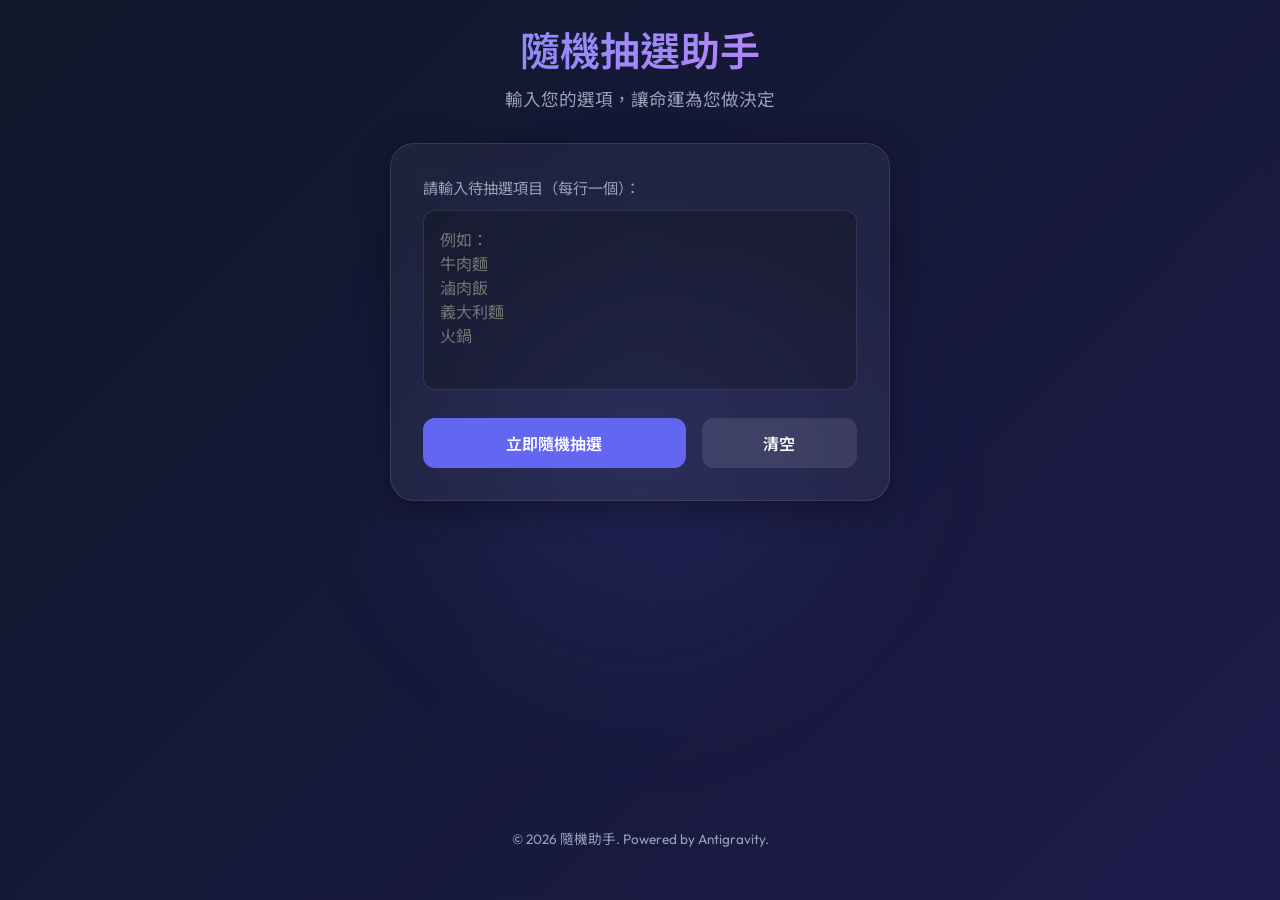
<file: index.html>
<!DOCTYPE html>
<html lang="zh-TW">

<head>
    <meta charset="UTF-8">
    <meta name="viewport" content="width=device-width, initial-scale=1.0">
    <title>隨機抽選助手 - 快速、公平、簡單</title>
    <meta name="description" content="一個現代化的隨機抽選工具，支援多行文字輸入，一鍵隨機選出結果。適合活動抽獎、午餐決定或任何隨機決策。">
    <link rel="preconnect" href="https://fonts.googleapis.com">
    <link rel="preconnect" href="https://fonts.gstatic.com" crossorigin>
    <link
        href="https://fonts.googleapis.com/css2?family=Outfit:wght@300;400;600&family=Noto+Sans+TC:wght@300;400;700&display=swap"
        rel="stylesheet">
    <link rel="stylesheet" href="style.css">
</head>

<body>
    <div class="background-glow"></div>

    <main class="container">
        <header>
            <h1>隨機抽選助手</h1>
            <p class="subtitle">輸入您的選項，讓命運為您做決定</p>
        </header>

        <section class="card">
            <div class="input-group">
                <label for="items-input">請輸入待抽選項目（每行一個）：</label>
                <textarea id="items-input" placeholder="例如：
牛肉麵
滷肉飯
義大利麵
火鍋"></textarea>
            </div>

            <div class="controls">
                <button id="pick-btn" class="btn btn-primary">
                    <span class="btn-text">立即隨機抽選</span>
                </button>
                <button id="clear-btn" class="btn btn-secondary">清空</button>
            </div>
        </section>

        <section id="result-section" class="result-card hidden">
            <div class="result-header">抽選結果</div>
            <div id="result-display" class="result-text"></div>
            <button id="retry-btn" class="btn btn-outline">再次抽選</button>
        </section>
    </main>

    <footer>
        <p>&copy; 2026 隨機助手. Powered by Antigravity.</p>
    </footer>

    <script src="script.js"></script>
</body>

</html>
</file>
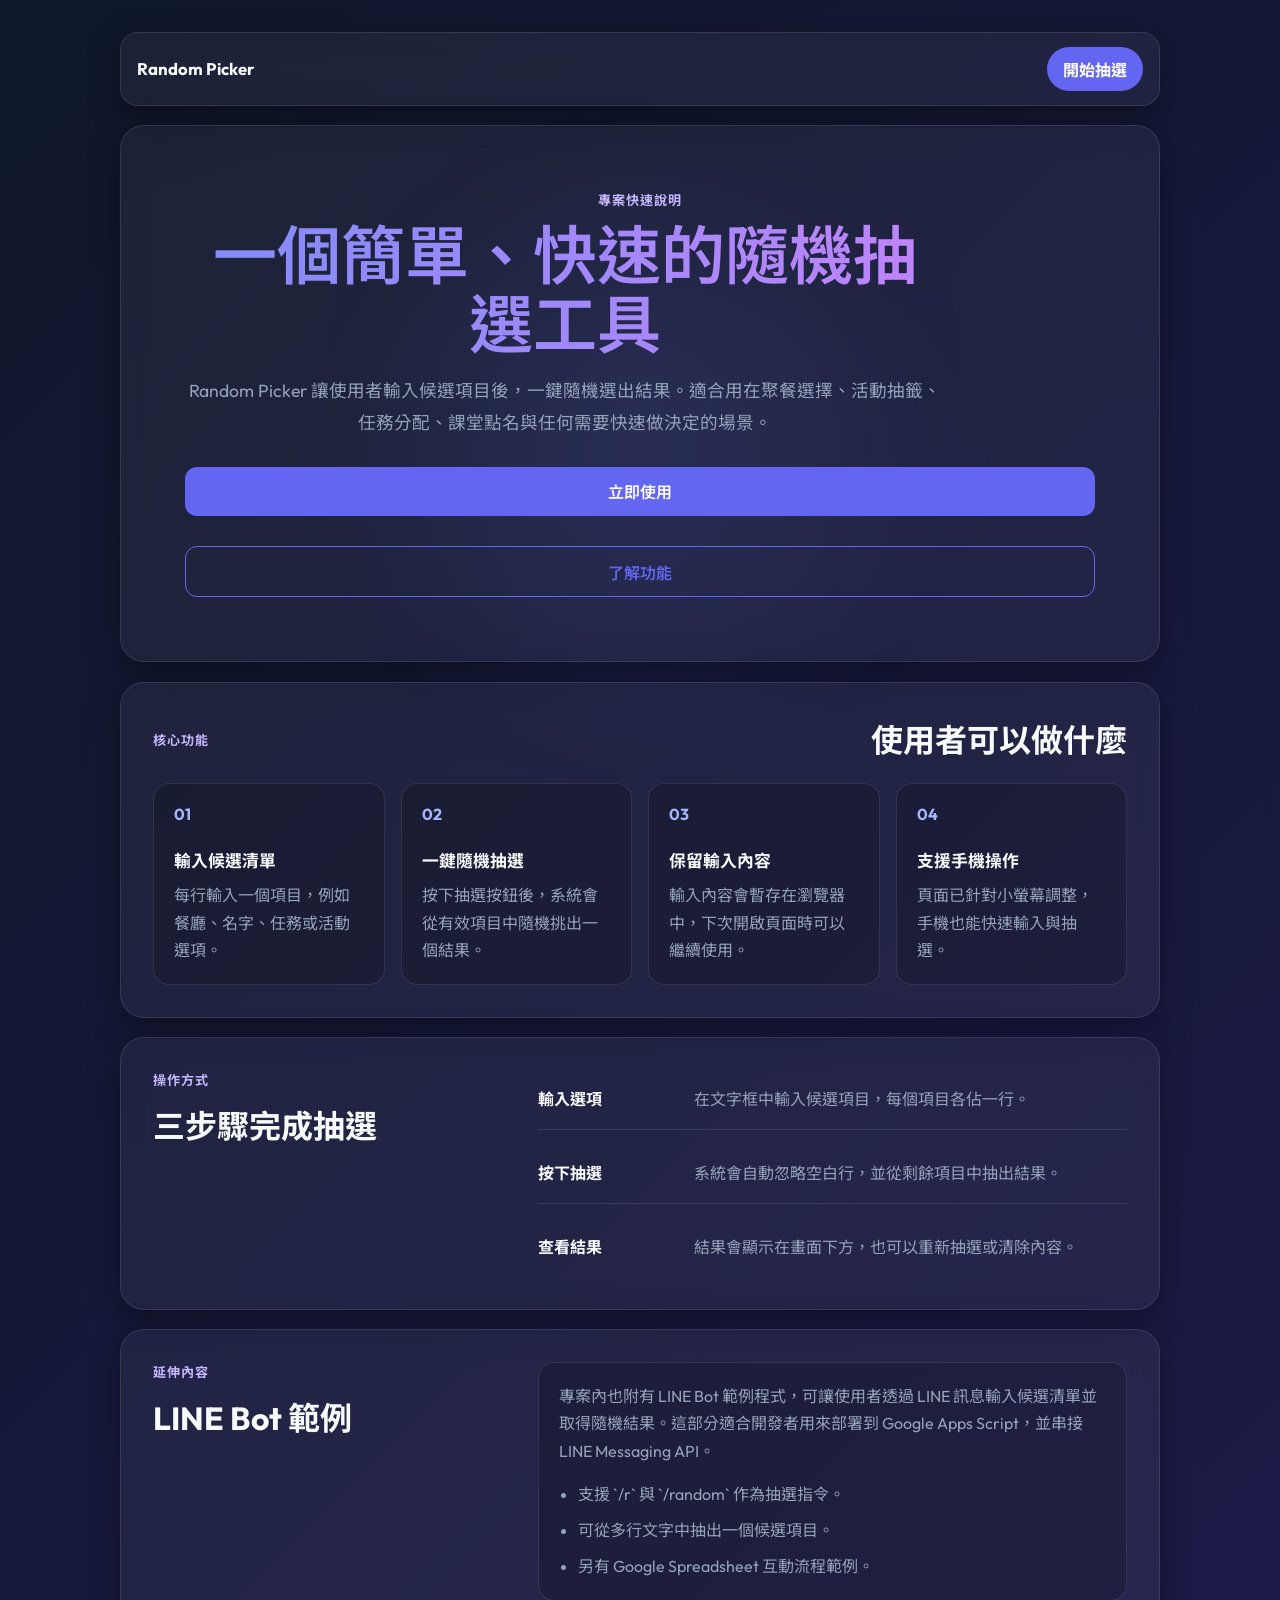
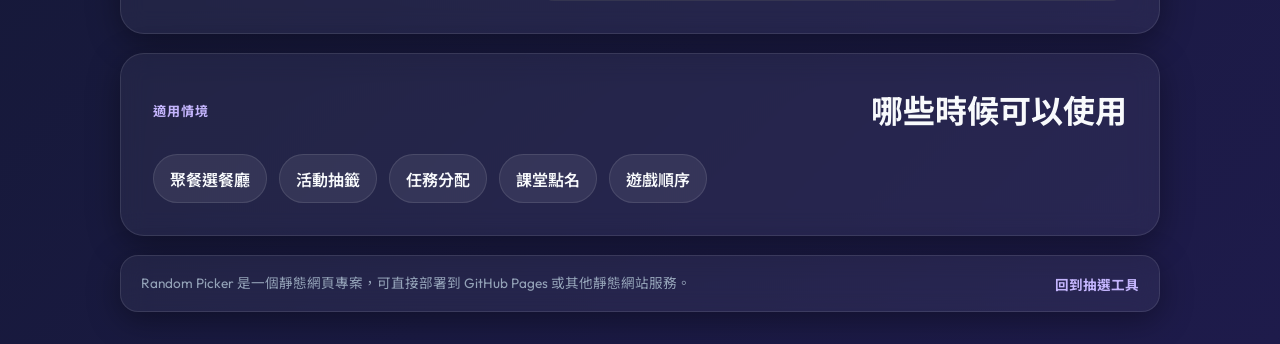
<file: overview.html>
<!DOCTYPE html>
<html lang="zh-TW">

<head>
    <meta charset="UTF-8">
    <meta name="viewport" content="width=device-width, initial-scale=1.0">
    <title>Random Picker 使用說明</title>
    <meta name="description" content="快速了解 Random Picker 隨機抽選工具的功能、使用方式與 LINE Bot 範例內容。">
    <link rel="preconnect" href="https://fonts.googleapis.com">
    <link rel="preconnect" href="https://fonts.gstatic.com" crossorigin>
    <link
        href="https://fonts.googleapis.com/css2?family=Outfit:wght@300;400;600;700&family=Noto+Sans+TC:wght@300;400;600;700&display=swap"
        rel="stylesheet">
    <link rel="stylesheet" href="style.css">
</head>

<body class="guide-page">
    <div class="background-glow"></div>

    <main class="guide-shell">
        <nav class="guide-nav" aria-label="頁面導覽">
            <a class="brand-link" href="index.html">Random Picker</a>
            <a class="nav-action" href="index.html">開始抽選</a>
        </nav>

        <header class="guide-hero">
            <p class="eyebrow">專案快速說明</p>
            <h1>一個簡單、快速的隨機抽選工具</h1>
            <p class="guide-summary">
                Random Picker 讓使用者輸入候選項目後，一鍵隨機選出結果。適合用在聚餐選擇、活動抽籤、任務分配、課堂點名與任何需要快速做決定的場景。
            </p>
            <div class="hero-actions">
                <a class="btn btn-primary" href="index.html">立即使用</a>
                <a class="btn btn-outline" href="#features">了解功能</a>
            </div>
        </header>

        <section id="features" class="guide-section">
            <div class="section-heading">
                <p class="eyebrow">核心功能</p>
                <h2>使用者可以做什麼</h2>
            </div>

            <div class="feature-grid">
                <article class="feature-card">
                    <span class="feature-number">01</span>
                    <h3>輸入候選清單</h3>
                    <p>每行輸入一個項目，例如餐廳、名字、任務或活動選項。</p>
                </article>

                <article class="feature-card">
                    <span class="feature-number">02</span>
                    <h3>一鍵隨機抽選</h3>
                    <p>按下抽選按鈕後，系統會從有效項目中隨機挑出一個結果。</p>
                </article>

                <article class="feature-card">
                    <span class="feature-number">03</span>
                    <h3>保留輸入內容</h3>
                    <p>輸入內容會暫存在瀏覽器中，下次開啟頁面時可以繼續使用。</p>
                </article>

                <article class="feature-card">
                    <span class="feature-number">04</span>
                    <h3>支援手機操作</h3>
                    <p>頁面已針對小螢幕調整，手機也能快速輸入與抽選。</p>
                </article>
            </div>
        </section>

        <section class="guide-section split-section">
            <div>
                <p class="eyebrow">操作方式</p>
                <h2>三步驟完成抽選</h2>
            </div>

            <ol class="step-list">
                <li>
                    <strong>輸入選項</strong>
                    <span>在文字框中輸入候選項目，每個項目各佔一行。</span>
                </li>
                <li>
                    <strong>按下抽選</strong>
                    <span>系統會自動忽略空白行，並從剩餘項目中抽出結果。</span>
                </li>
                <li>
                    <strong>查看結果</strong>
                    <span>結果會顯示在畫面下方，也可以重新抽選或清除內容。</span>
                </li>
            </ol>
        </section>

        <section class="guide-section split-section">
            <div>
                <p class="eyebrow">延伸內容</p>
                <h2>LINE Bot 範例</h2>
            </div>

            <div class="info-panel">
                <p>
                    專案內也附有 LINE Bot 範例程式，可讓使用者透過 LINE 訊息輸入候選清單並取得隨機結果。這部分適合開發者用來部署到 Google Apps Script，並串接 LINE Messaging API。
                </p>
                <ul class="compact-list">
                    <li>支援 `/r` 與 `/random` 作為抽選指令。</li>
                    <li>可從多行文字中抽出一個候選項目。</li>
                    <li>另有 Google Spreadsheet 互動流程範例。</li>
                </ul>
            </div>
        </section>

        <section class="guide-section">
            <div class="section-heading">
                <p class="eyebrow">適用情境</p>
                <h2>哪些時候可以使用</h2>
            </div>

            <div class="use-case-row">
                <span>聚餐選餐廳</span>
                <span>活動抽籤</span>
                <span>任務分配</span>
                <span>課堂點名</span>
                <span>遊戲順序</span>
            </div>
        </section>

        <footer class="guide-footer">
            <p>Random Picker 是一個靜態網頁專案，可直接部署到 GitHub Pages 或其他靜態網站服務。</p>
            <a href="index.html">回到抽選工具</a>
        </footer>
    </main>
</body>

</html>
</file>
<file: style.css>
:root {
    --primary: #6366f1;
    --primary-hover: #4f46e5;
    --bg-gradient: linear-gradient(135deg, #0f172a 0%, #1e1b4b 100%);
    --card-bg: rgba(255, 255, 255, 0.05);
    --card-border: rgba(255, 255, 255, 0.1);
    --text-main: #f8fafc;
    --text-muted: #94a3b8;
    --glass-shadow: 0 8px 32px 0 rgba(0, 0, 0, 0.37);
    --font-sans: 'Outfit', 'Noto Sans TC', sans-serif;
}

* {
    margin: 0;
    padding: 0;
    box-sizing: border-box;
    -webkit-tap-highlight-color: transparent;
}

body {
    background: var(--bg-gradient);
    color: var(--text-main);
    font-family: var(--font-sans);
    min-height: 100vh;
    display: flex;
    flex-direction: column;
    align-items: center;
    justify-content: center;
    overflow-x: hidden;
    padding: 20px;
}

body.guide-page {
    justify-content: flex-start;
    padding: 32px 20px;
}

.background-glow {
    position: fixed;
    top: 50%;
    left: 50%;
    transform: translate(-50%, -50%);
    width: 600px;
    height: 600px;
    background: radial-gradient(circle, rgba(99, 102, 241, 0.15) 0%, rgba(0, 0, 0, 0) 70%);
    z-index: -1;
    filter: blur(50px);
}

.container {
    width: 100%;
    max-width: 500px;
    z-index: 1;
}

.guide-shell {
    width: 100%;
    max-width: 1040px;
    z-index: 1;
}

.guide-nav,
.guide-footer,
.guide-section,
.guide-hero {
    background: var(--card-bg);
    -webkit-backdrop-filter: blur(12px);
    backdrop-filter: blur(12px);
    border: 1px solid var(--card-border);
    box-shadow: var(--glass-shadow);
}

.guide-nav {
    display: flex;
    align-items: center;
    justify-content: space-between;
    gap: 1rem;
    border-radius: 18px;
    padding: 0.85rem 1rem;
    margin-bottom: 1.2rem;
}

.brand-link,
.nav-action,
.guide-footer a {
    color: var(--text-main);
    text-decoration: none;
    font-weight: 700;
}

.brand-link {
    font-size: 1.05rem;
}

.nav-action {
    color: white;
    background: var(--primary);
    border-radius: 999px;
    padding: 0.65rem 1rem;
}

.guide-hero {
    border-radius: 24px;
    padding: clamp(2rem, 5vw, 4rem);
    margin-bottom: 1.2rem;
    animation: fadeInDown 0.8s ease-out;
}

.guide-hero h1 {
    max-width: 760px;
    font-size: clamp(2.2rem, 5vw, 4.25rem);
    line-height: 1.08;
    margin-bottom: 1rem;
}

.guide-summary {
    max-width: 760px;
    color: var(--text-muted);
    font-size: 1.1rem;
    line-height: 1.8;
}

.eyebrow {
    color: #c4b5fd;
    font-size: 0.82rem;
    font-weight: 700;
    letter-spacing: 0.08em;
    margin-bottom: 0.75rem;
    text-transform: uppercase;
}

.hero-actions {
    display: flex;
    flex-wrap: wrap;
    gap: 0.85rem;
    margin-top: 1.75rem;
}

.hero-actions .btn {
    min-width: 140px;
    text-decoration: none;
}

.guide-section {
    border-radius: 24px;
    padding: clamp(1.4rem, 3vw, 2rem);
    margin-bottom: 1.2rem;
    animation: scaleIn 0.5s ease-out;
}

.section-heading {
    display: flex;
    align-items: end;
    justify-content: space-between;
    gap: 1rem;
    margin-bottom: 1.4rem;
}

.section-heading h2,
.split-section h2 {
    font-size: clamp(1.45rem, 3vw, 2rem);
}

.feature-grid {
    display: grid;
    grid-template-columns: repeat(4, minmax(0, 1fr));
    gap: 1rem;
}

.feature-card,
.info-panel {
    background: rgba(0, 0, 0, 0.18);
    border: 1px solid var(--card-border);
    border-radius: 16px;
    padding: 1.25rem;
}

.feature-number {
    display: inline-flex;
    color: #a5b4fc;
    font-weight: 700;
    margin-bottom: 1.5rem;
}

.feature-card h3 {
    font-size: 1.05rem;
    margin-bottom: 0.65rem;
}

.feature-card p,
.info-panel p,
.step-list span,
.guide-footer p {
    color: var(--text-muted);
    line-height: 1.7;
}

.split-section {
    display: grid;
    grid-template-columns: minmax(180px, 0.75fr) minmax(0, 1.25fr);
    gap: 2rem;
}

.step-list {
    display: grid;
    gap: 0.85rem;
    list-style: none;
}

.step-list li {
    display: grid;
    grid-template-columns: 140px 1fr;
    gap: 1rem;
    padding: 1rem 0;
    border-bottom: 1px solid var(--card-border);
}

.step-list li:last-child {
    border-bottom: 0;
}

.compact-list {
    display: grid;
    gap: 0.55rem;
    margin-top: 1rem;
    padding-left: 1.2rem;
    color: var(--text-muted);
    line-height: 1.7;
}

.use-case-row {
    display: flex;
    flex-wrap: wrap;
    gap: 0.75rem;
}

.use-case-row span {
    background: rgba(255, 255, 255, 0.08);
    border: 1px solid var(--card-border);
    border-radius: 999px;
    padding: 0.7rem 1rem;
    color: var(--text-main);
    font-weight: 600;
}

.guide-footer {
    display: flex;
    align-items: center;
    justify-content: space-between;
    gap: 1rem;
    border-radius: 18px;
    padding: 1rem 1.25rem;
}

.guide-footer a {
    color: #c4b5fd;
    white-space: nowrap;
}

header {
    text-align: center;
    margin-bottom: 2rem;
    animation: fadeInDown 0.8s ease-out;
}

h1 {
    font-size: 2.5rem;
    font-weight: 600;
    margin-bottom: 0.5rem;
    background: linear-gradient(to right, #818cf8, #c084fc);
    -webkit-background-clip: text;
    background-clip: text;
    -webkit-text-fill-color: transparent;
}

.subtitle {
    color: var(--text-muted);
    font-size: 1.1rem;
}

.card {
    background: var(--card-bg);
    -webkit-backdrop-filter: blur(12px);
    backdrop-filter: blur(12px);
    border: 1px solid var(--card-border);
    border-radius: 24px;
    padding: 2rem;
    box-shadow: var(--glass-shadow);
    margin-bottom: 2rem;
    animation: scaleIn 0.5s ease-out;
}

.input-group {
    margin-bottom: 1.5rem;
}

label {
    display: block;
    margin-bottom: 0.75rem;
    color: var(--text-muted);
    font-size: 0.95rem;
}

textarea {
    width: 100%;
    height: 180px;
    background: rgba(0, 0, 0, 0.2);
    border: 1px solid var(--card-border);
    border-radius: 12px;
    padding: 1rem;
    color: white;
    font-family: inherit;
    font-size: 1rem;
    resize: none;
    transition: all 0.3s ease;
    outline: none;
}

textarea:focus {
    border-color: var(--primary);
    box-shadow: 0 0 0 4px rgba(99, 102, 241, 0.2);
    background: rgba(0, 0, 0, 0.3);
}

.controls {
    display: flex;
    gap: 1rem;
}

.btn {
    padding: 0.8rem 1.5rem;
    border-radius: 12px;
    font-weight: 600;
    cursor: pointer;
    transition: all 0.3s cubic-bezier(0.4, 0, 0.2, 1);
    border: none;
    font-family: inherit;
    font-size: 1rem;
    display: flex;
    align-items: center;
    justify-content: center;
}

.btn-primary {
    background: var(--primary);
    color: white;
    flex: 2;
    position: relative;
    overflow: hidden;
}

.btn-primary:hover {
    background: var(--primary-hover);
    transform: translateY(-2px);
    box-shadow: 0 4px 15px rgba(99, 102, 241, 0.4);
}

.btn-primary:active {
    transform: translateY(0);
}

.btn-secondary {
    background: rgba(255, 255, 255, 0.1);
    color: var(--text-main);
    flex: 1;
}

.btn-secondary:hover {
    background: rgba(255, 255, 255, 0.2);
}

.btn-outline {
    background: transparent;
    border: 1px solid var(--primary);
    color: var(--primary);
    width: 100%;
    margin-top: 1rem;
}

.btn-outline:hover {
    background: rgba(99, 102, 241, 0.1);
}

.result-card {
    background: linear-gradient(135deg, rgba(99, 102, 241, 0.2) 0%, rgba(192, 132, 252, 0.2) 100%);
    -webkit-backdrop-filter: blur(16px);
    backdrop-filter: blur(16px);
    border: 1px solid rgba(255, 255, 255, 0.2);
    border-radius: 24px;
    padding: 2rem;
    text-align: center;
    box-shadow: var(--glass-shadow);
    animation: fadeInUp 0.5s cubic-bezier(0.175, 0.885, 0.32, 1.275);
}

.result-header {
    font-size: 0.9rem;
    text-transform: uppercase;
    letter-spacing: 2px;
    color: var(--text-muted);
    margin-bottom: 1rem;
}

.result-text {
    font-size: 2.5rem;
    font-weight: 700;
    margin-bottom: 1rem;
    word-break: break-word;
    word-wrap: break-word;
}

.hidden {
    display: none;
}

footer {
    margin-top: auto;
    padding: 2rem;
    color: var(--text-muted);
    font-size: 0.85rem;
}

/* Animations */
@keyframes fadeInDown {
    from {
        opacity: 0;
        transform: translateY(-20px);
    }

    to {
        opacity: 1;
        transform: translateY(0);
    }
}

@keyframes fadeInUp {
    from {
        opacity: 0;
        transform: translateY(20px);
    }

    to {
        opacity: 1;
        transform: translateY(0);
    }
}

@keyframes scaleIn {
    from {
        opacity: 0;
        transform: scale(0.95);
    }

    to {
        opacity: 1;
        transform: scale(1);
    }
}

/* Responsive */
@media (max-width: 480px) {
    h1 {
        font-size: 2rem;
    }

    .card {
        padding: 1.5rem;
    }

    .controls {
        flex-direction: column;
    }

    .btn-primary {
        width: 100%;
        order: 1;
    }

    .btn-secondary {
        width: 100%;
        order: 2;
    }
}

@media (max-width: 820px) {
    body.guide-page {
        padding: 20px 14px;
    }

    .feature-grid,
    .split-section {
        grid-template-columns: 1fr;
    }

    .section-heading,
    .guide-footer {
        align-items: flex-start;
        flex-direction: column;
    }

    .step-list li {
        grid-template-columns: 1fr;
        gap: 0.35rem;
    }
}
</file>
